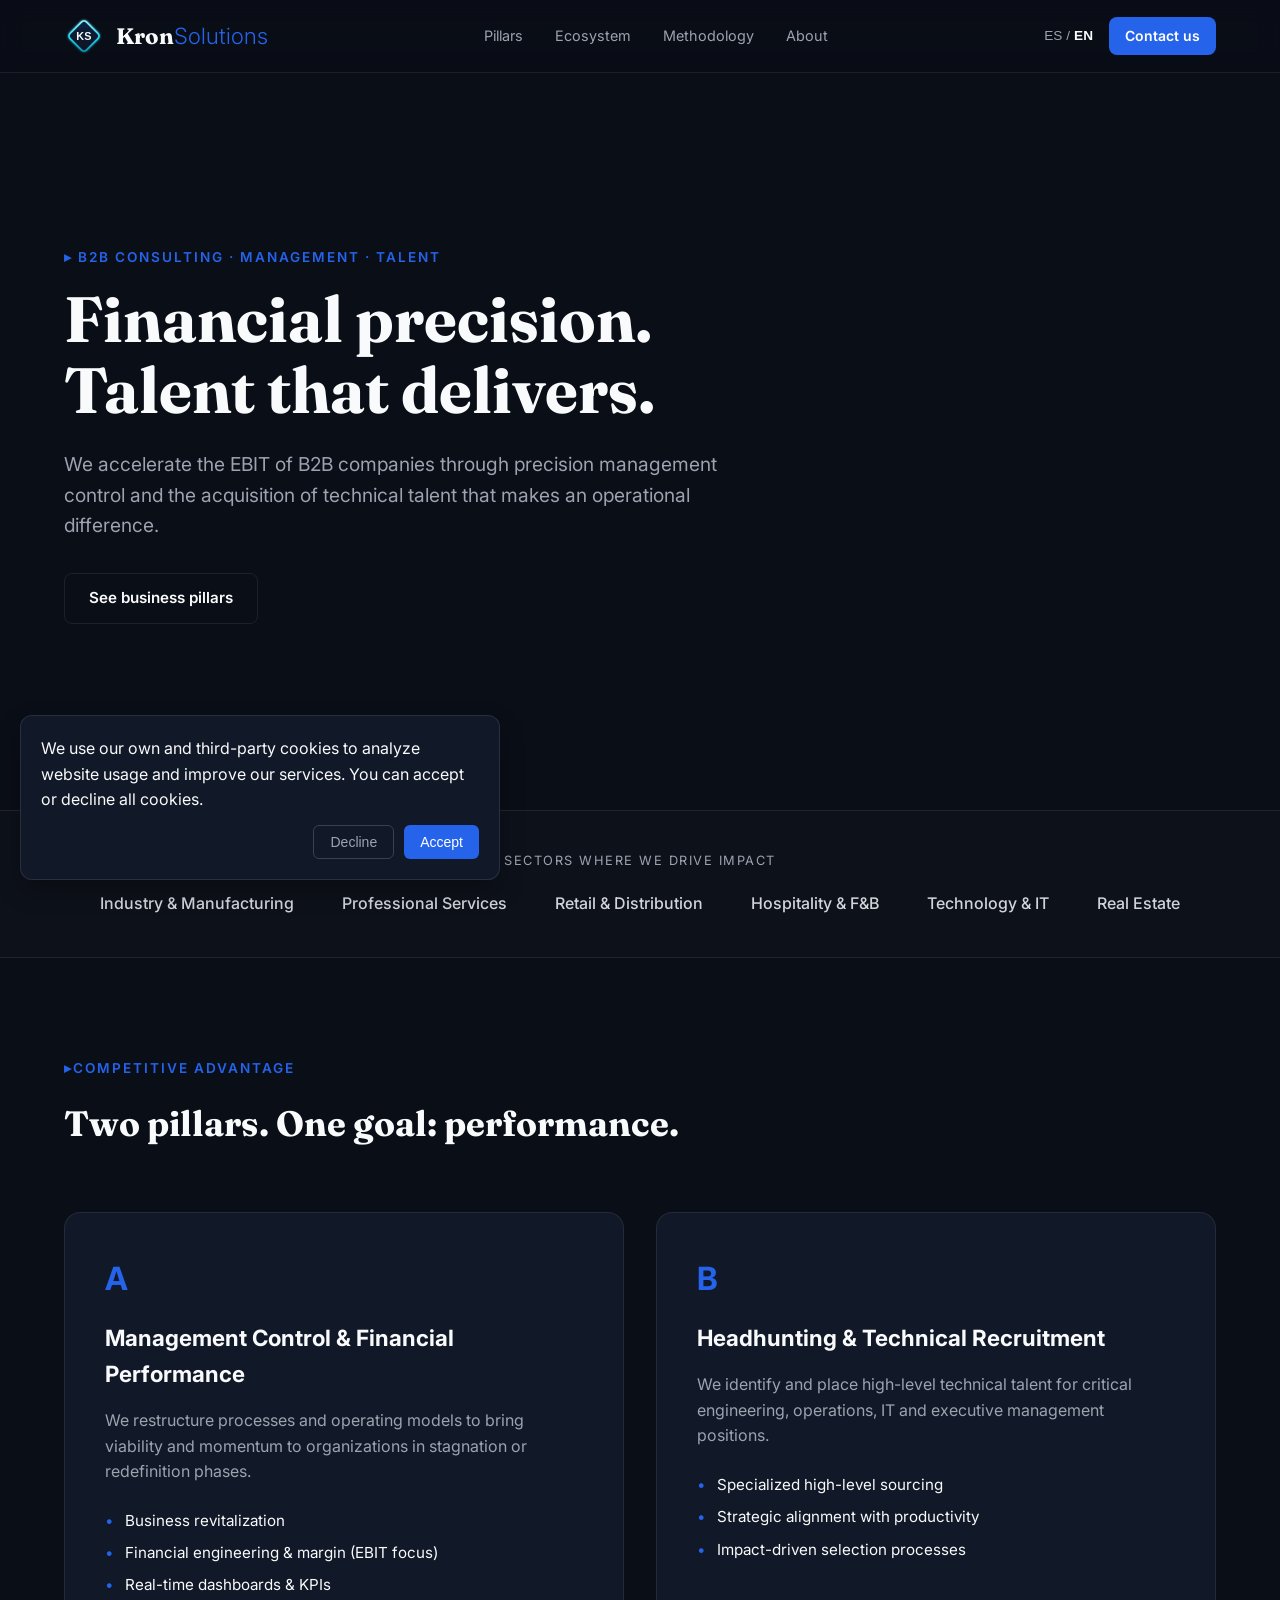
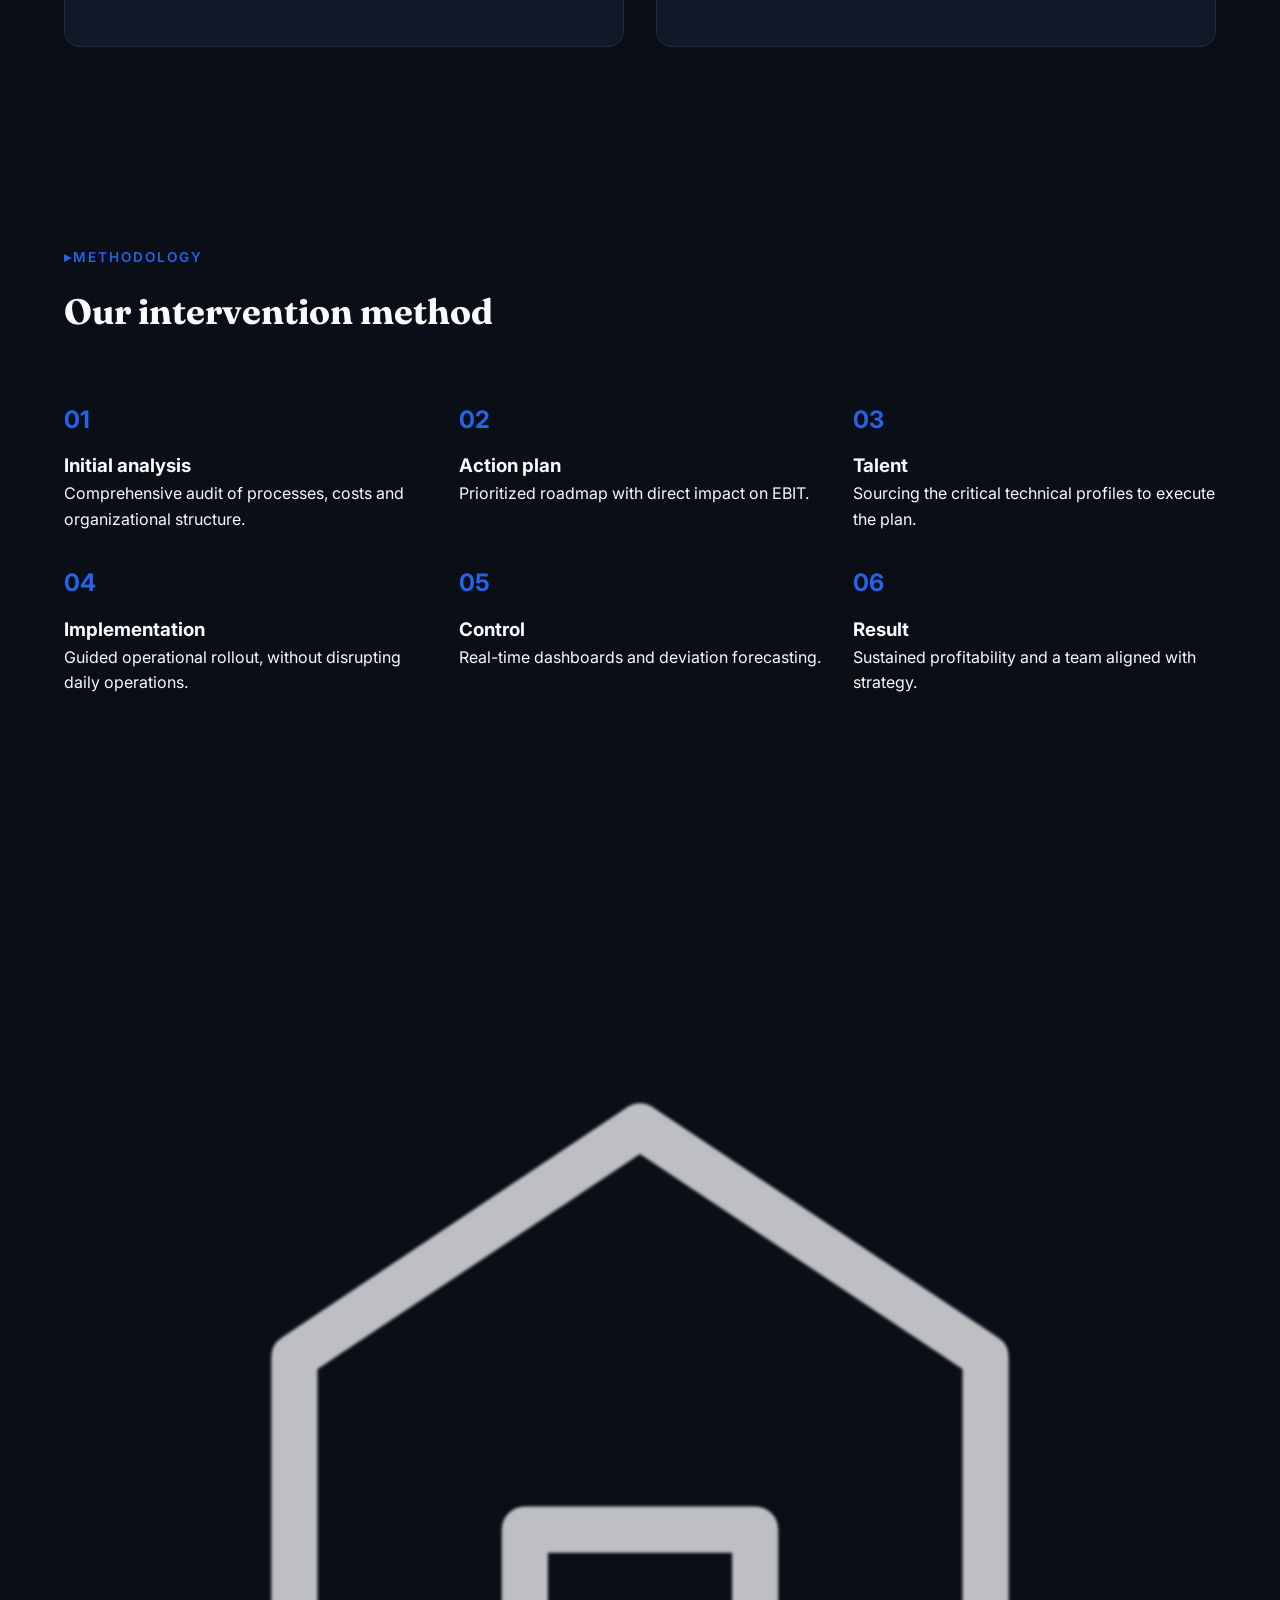
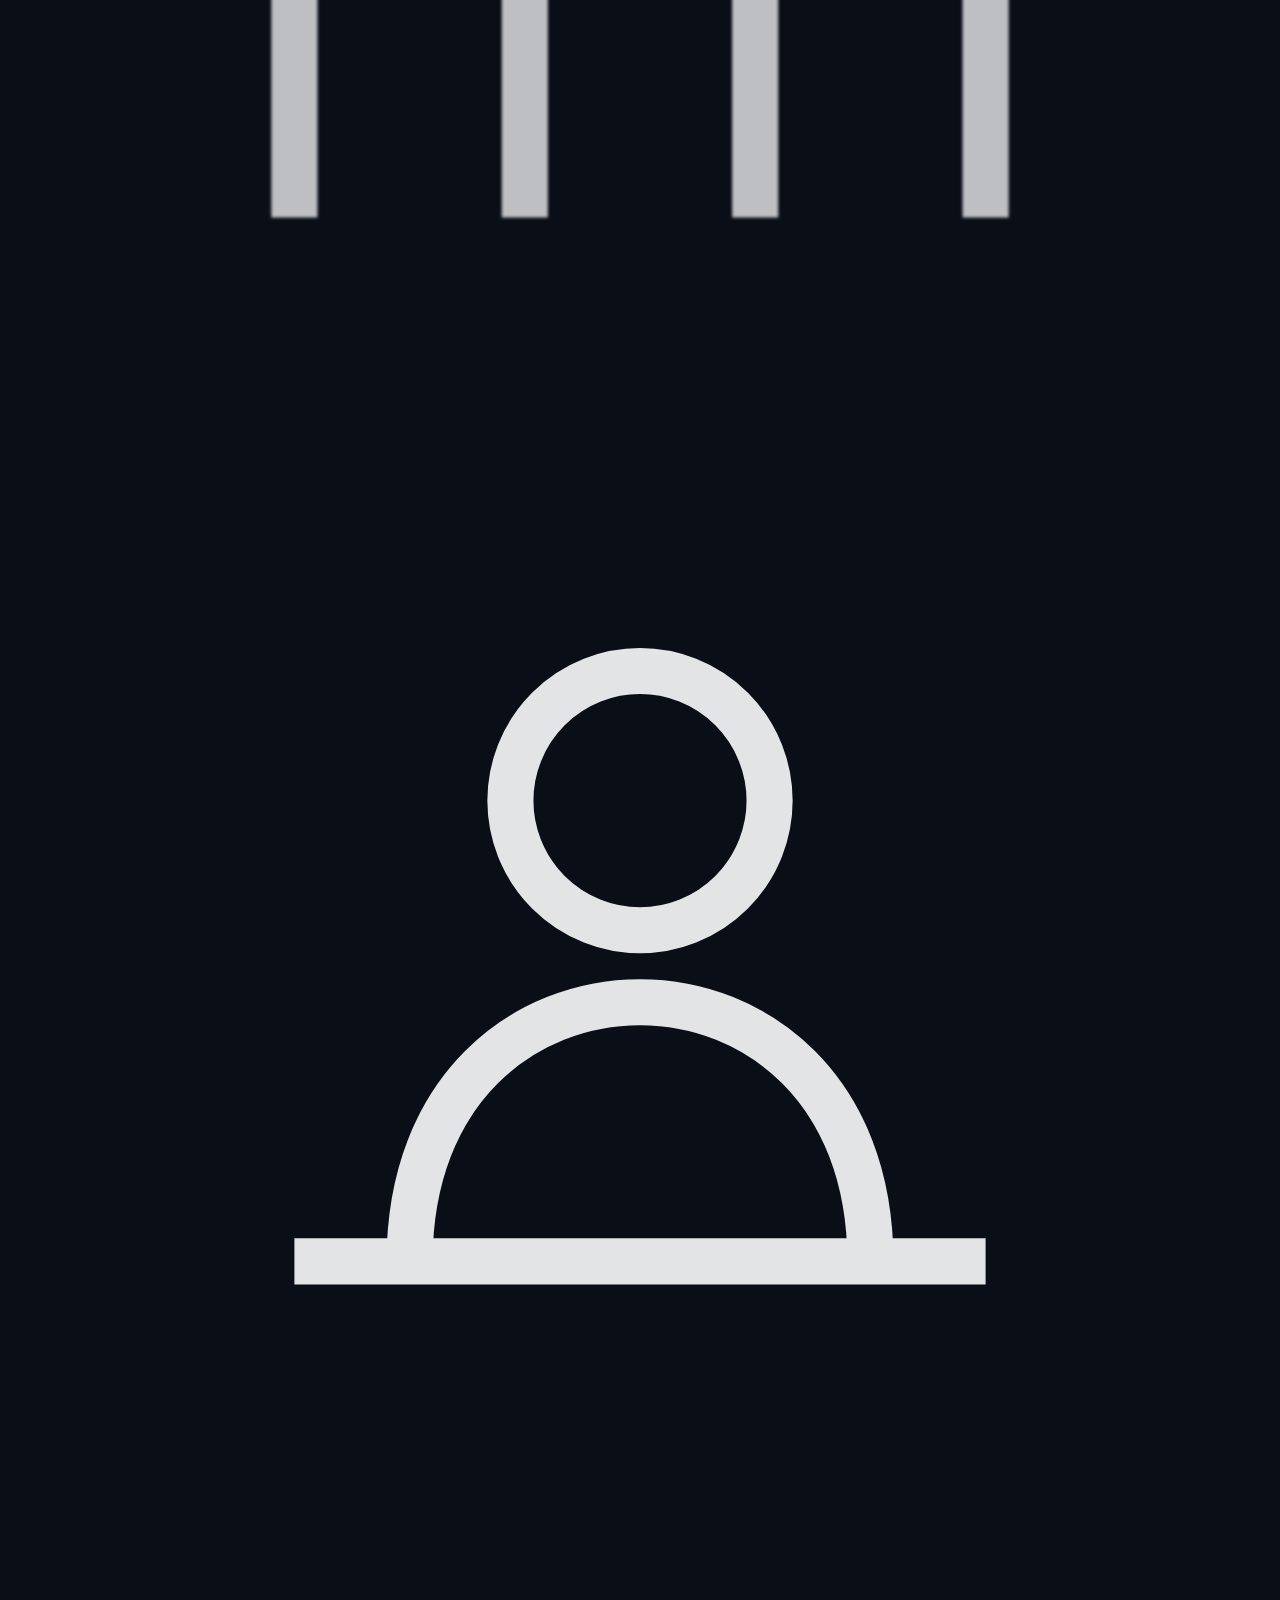
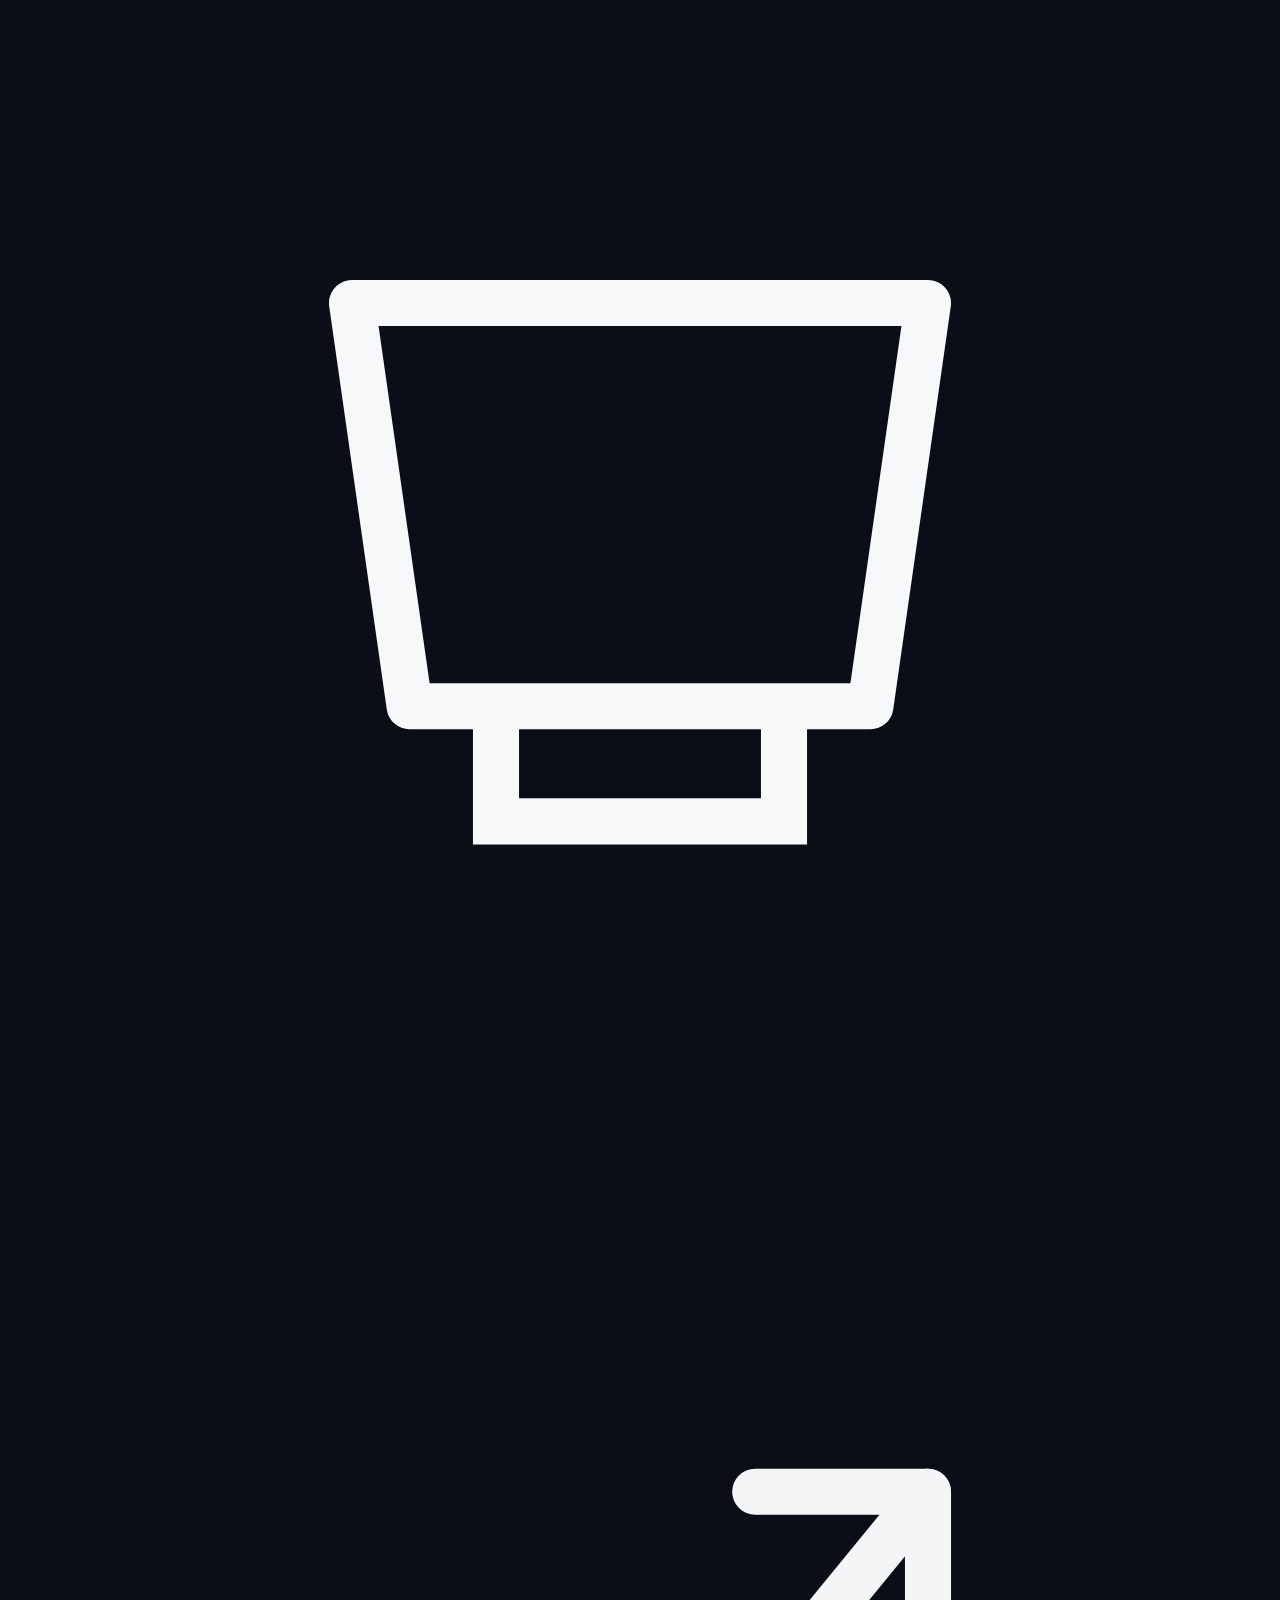
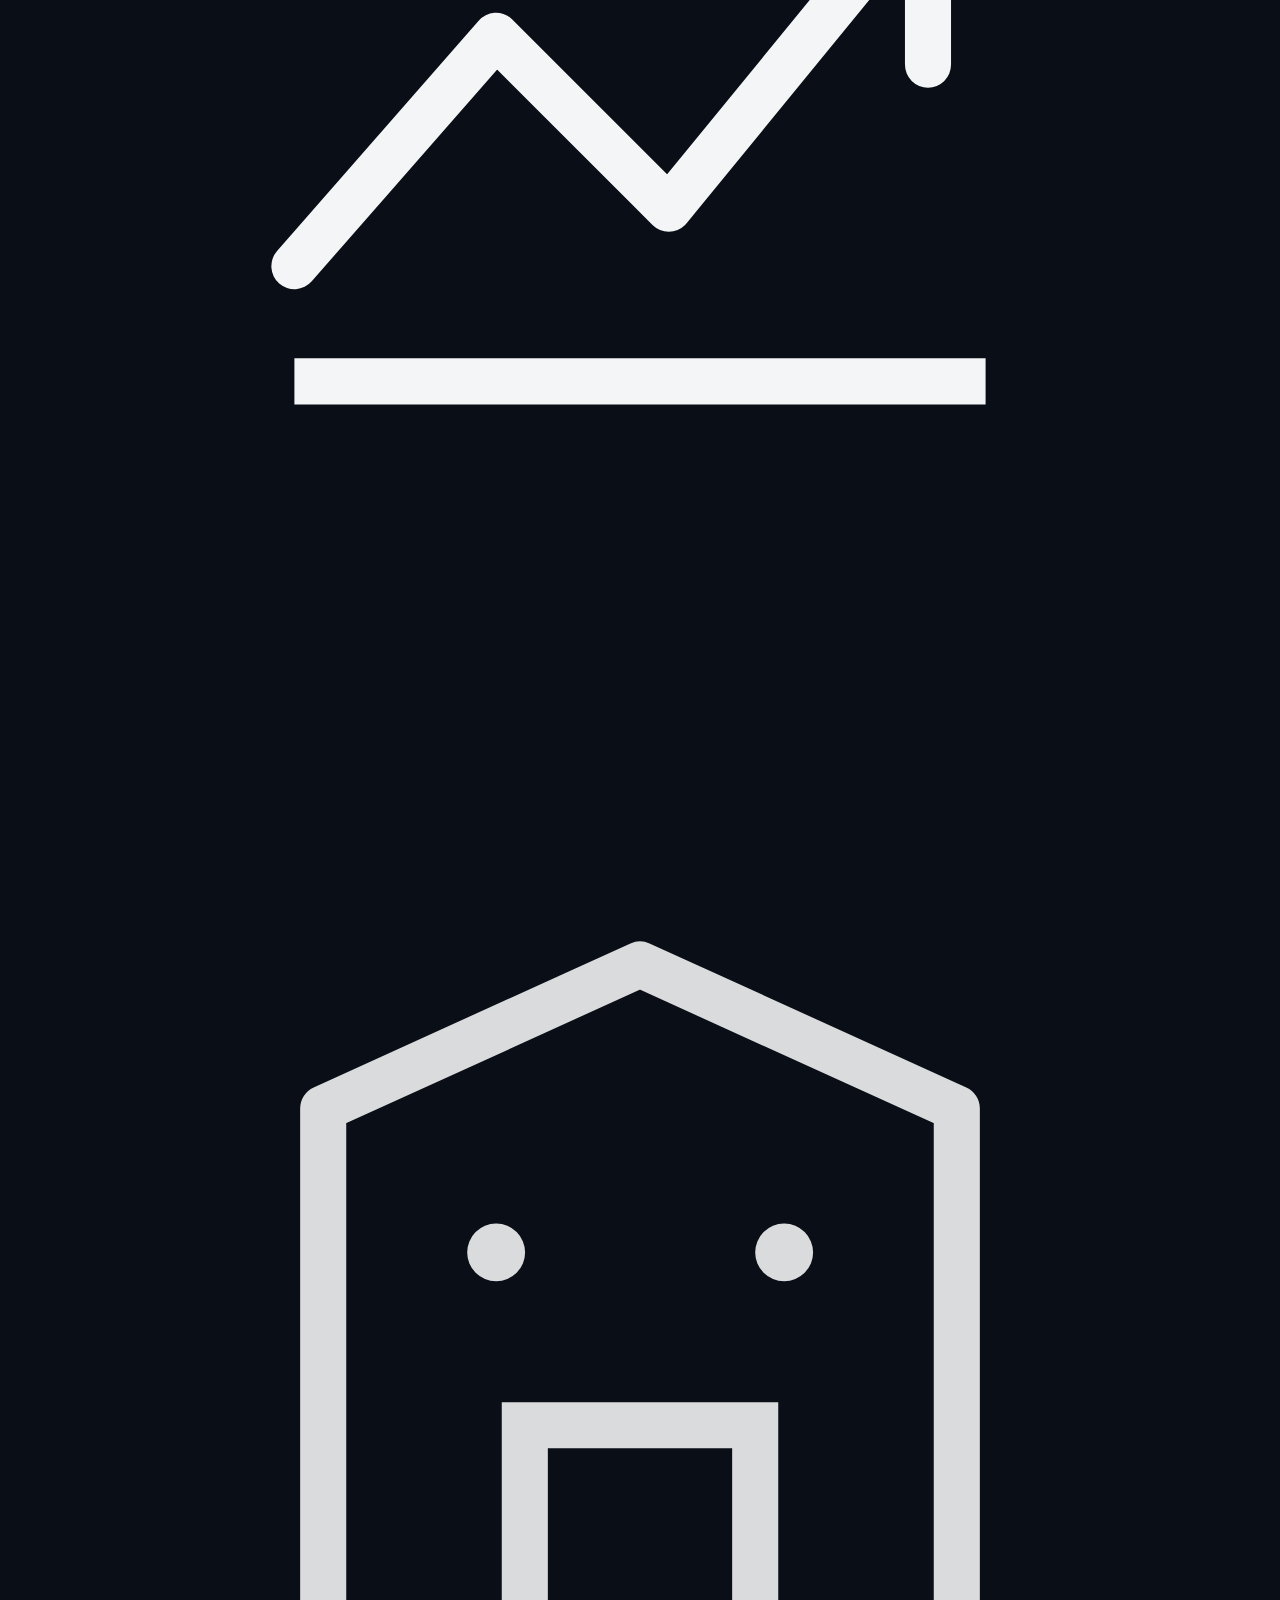
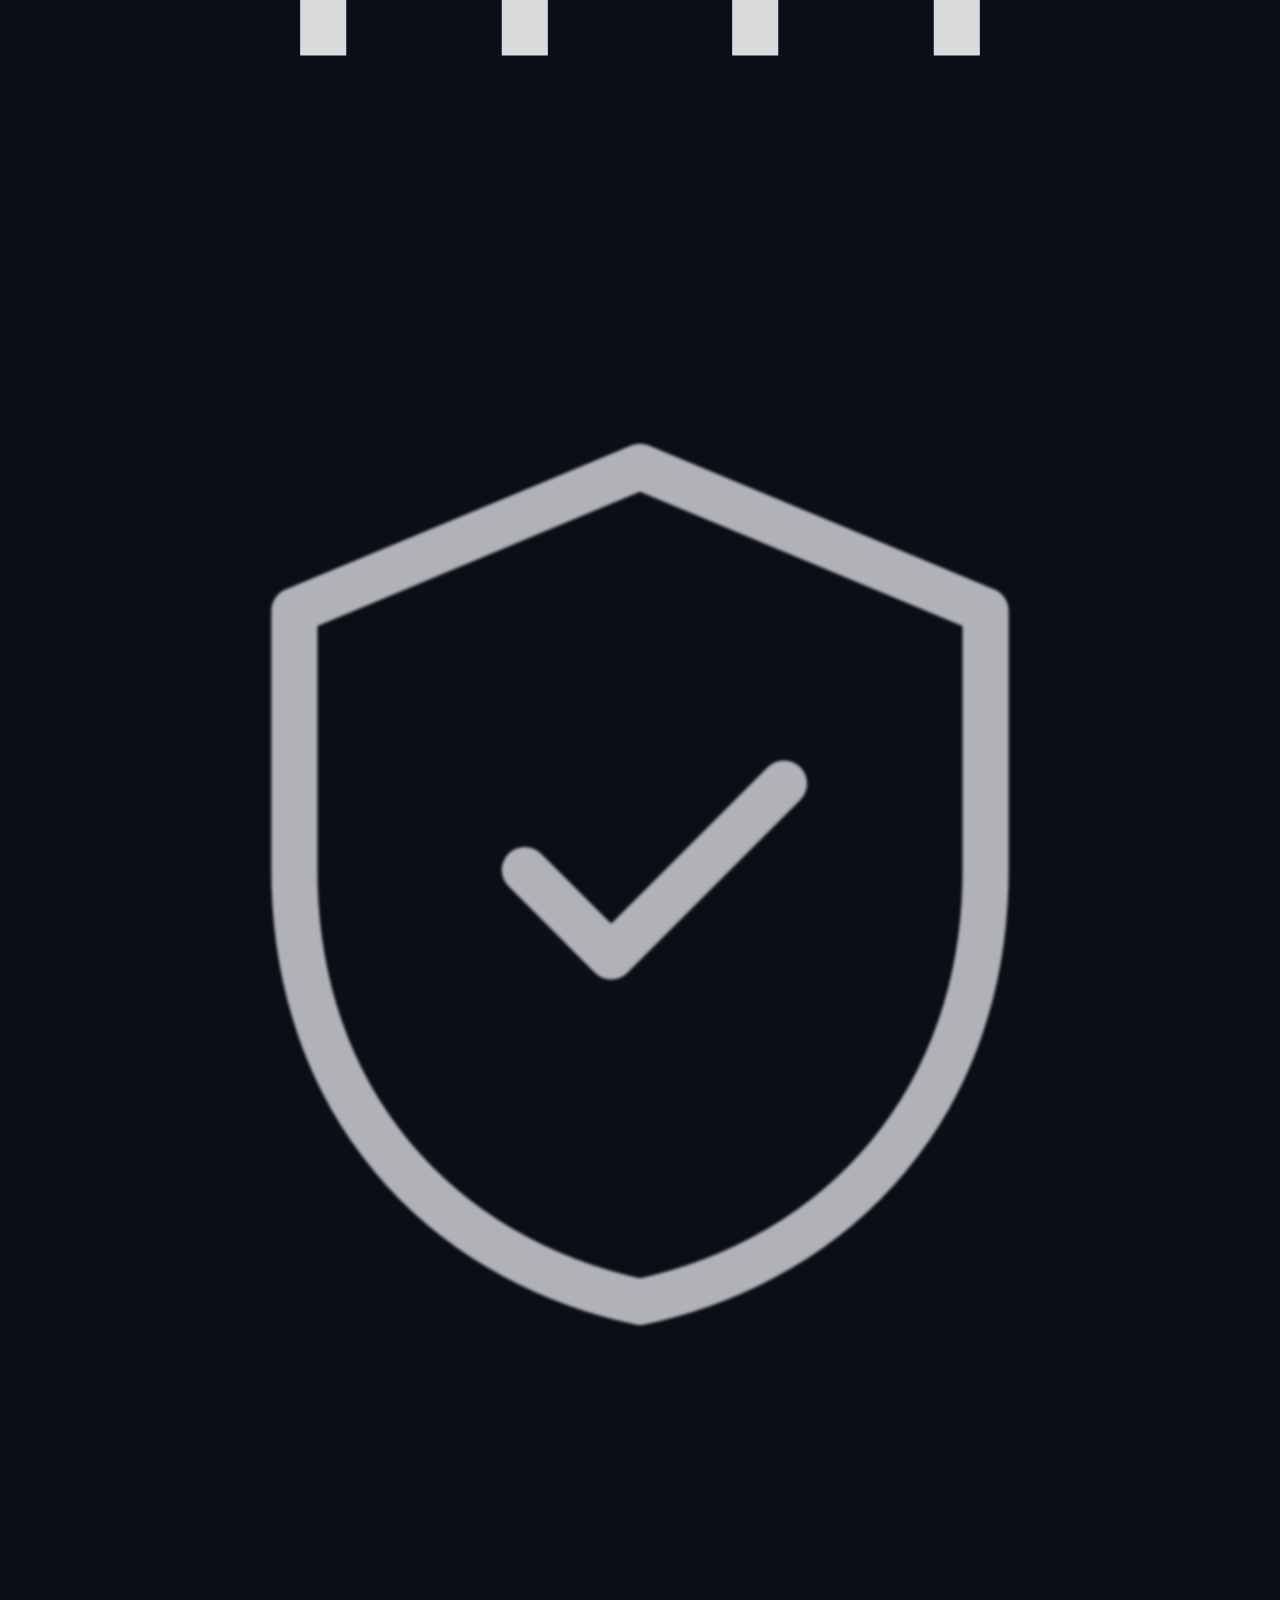
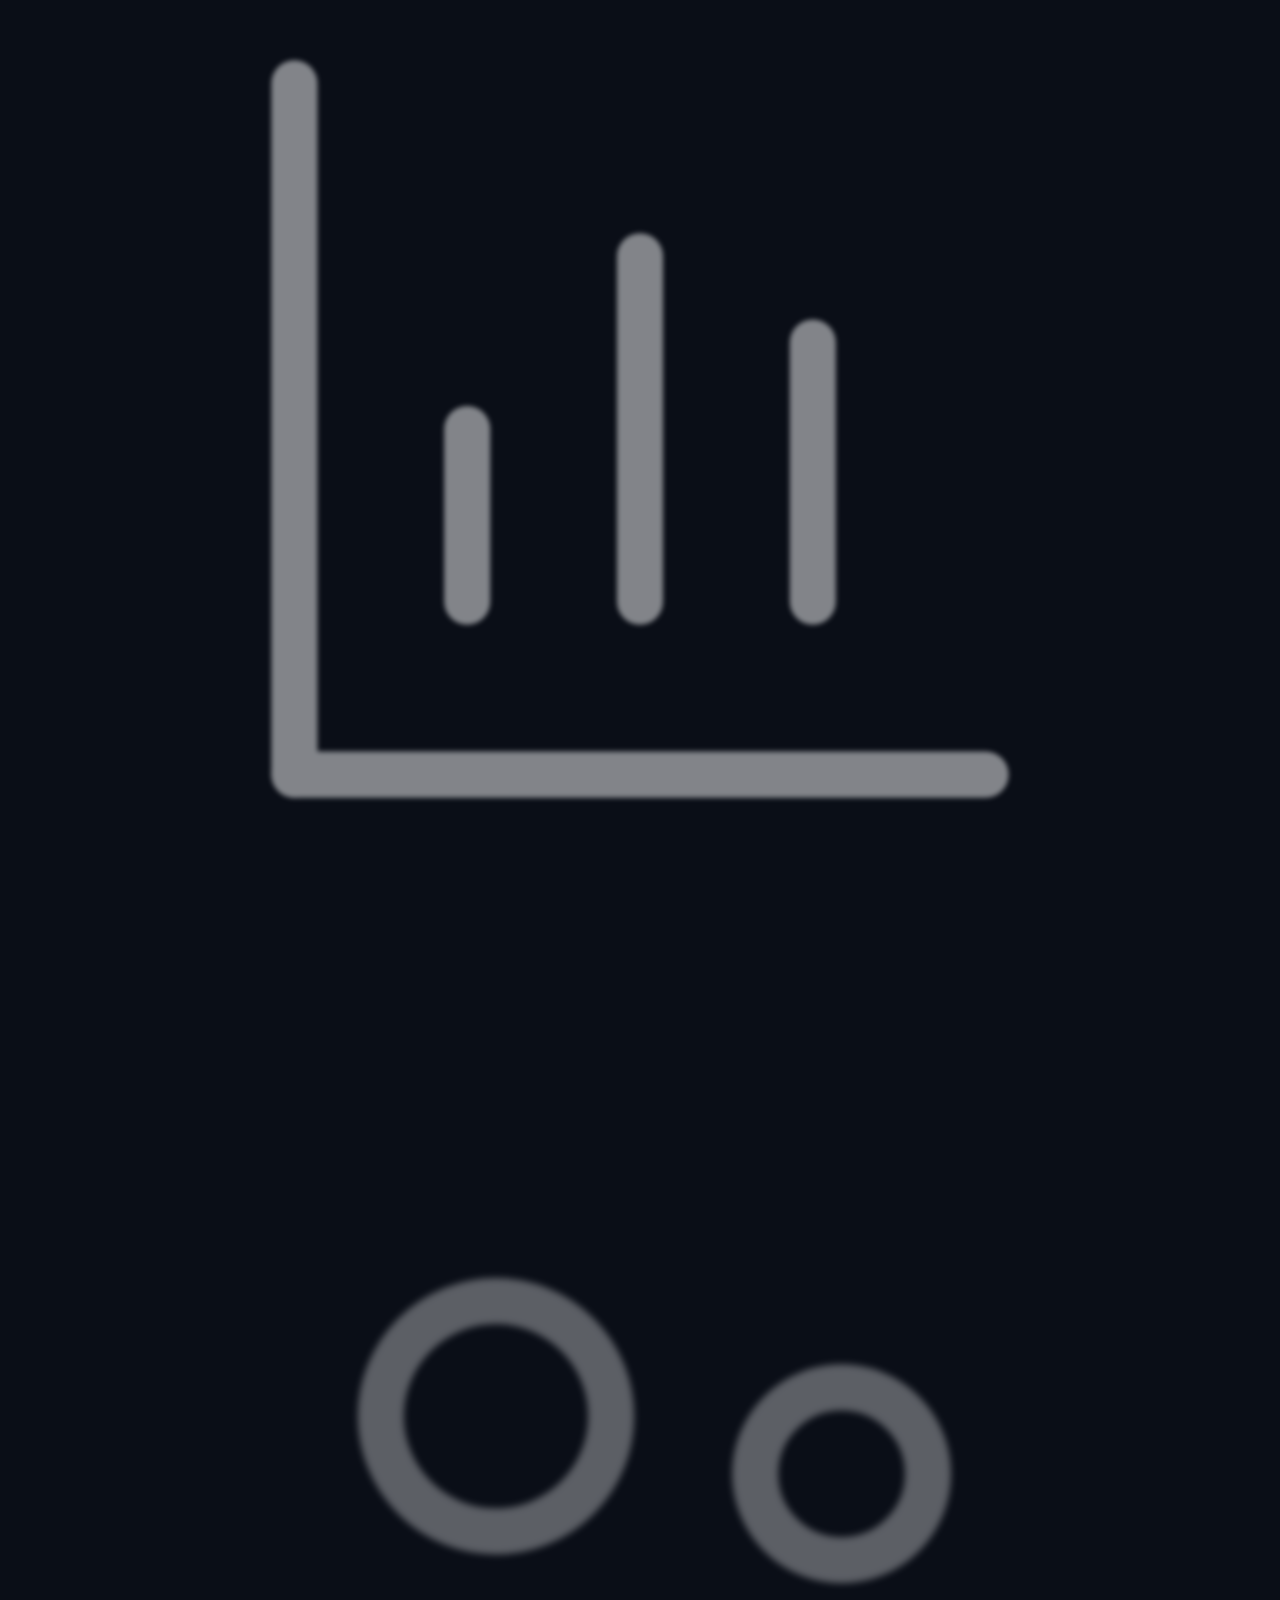
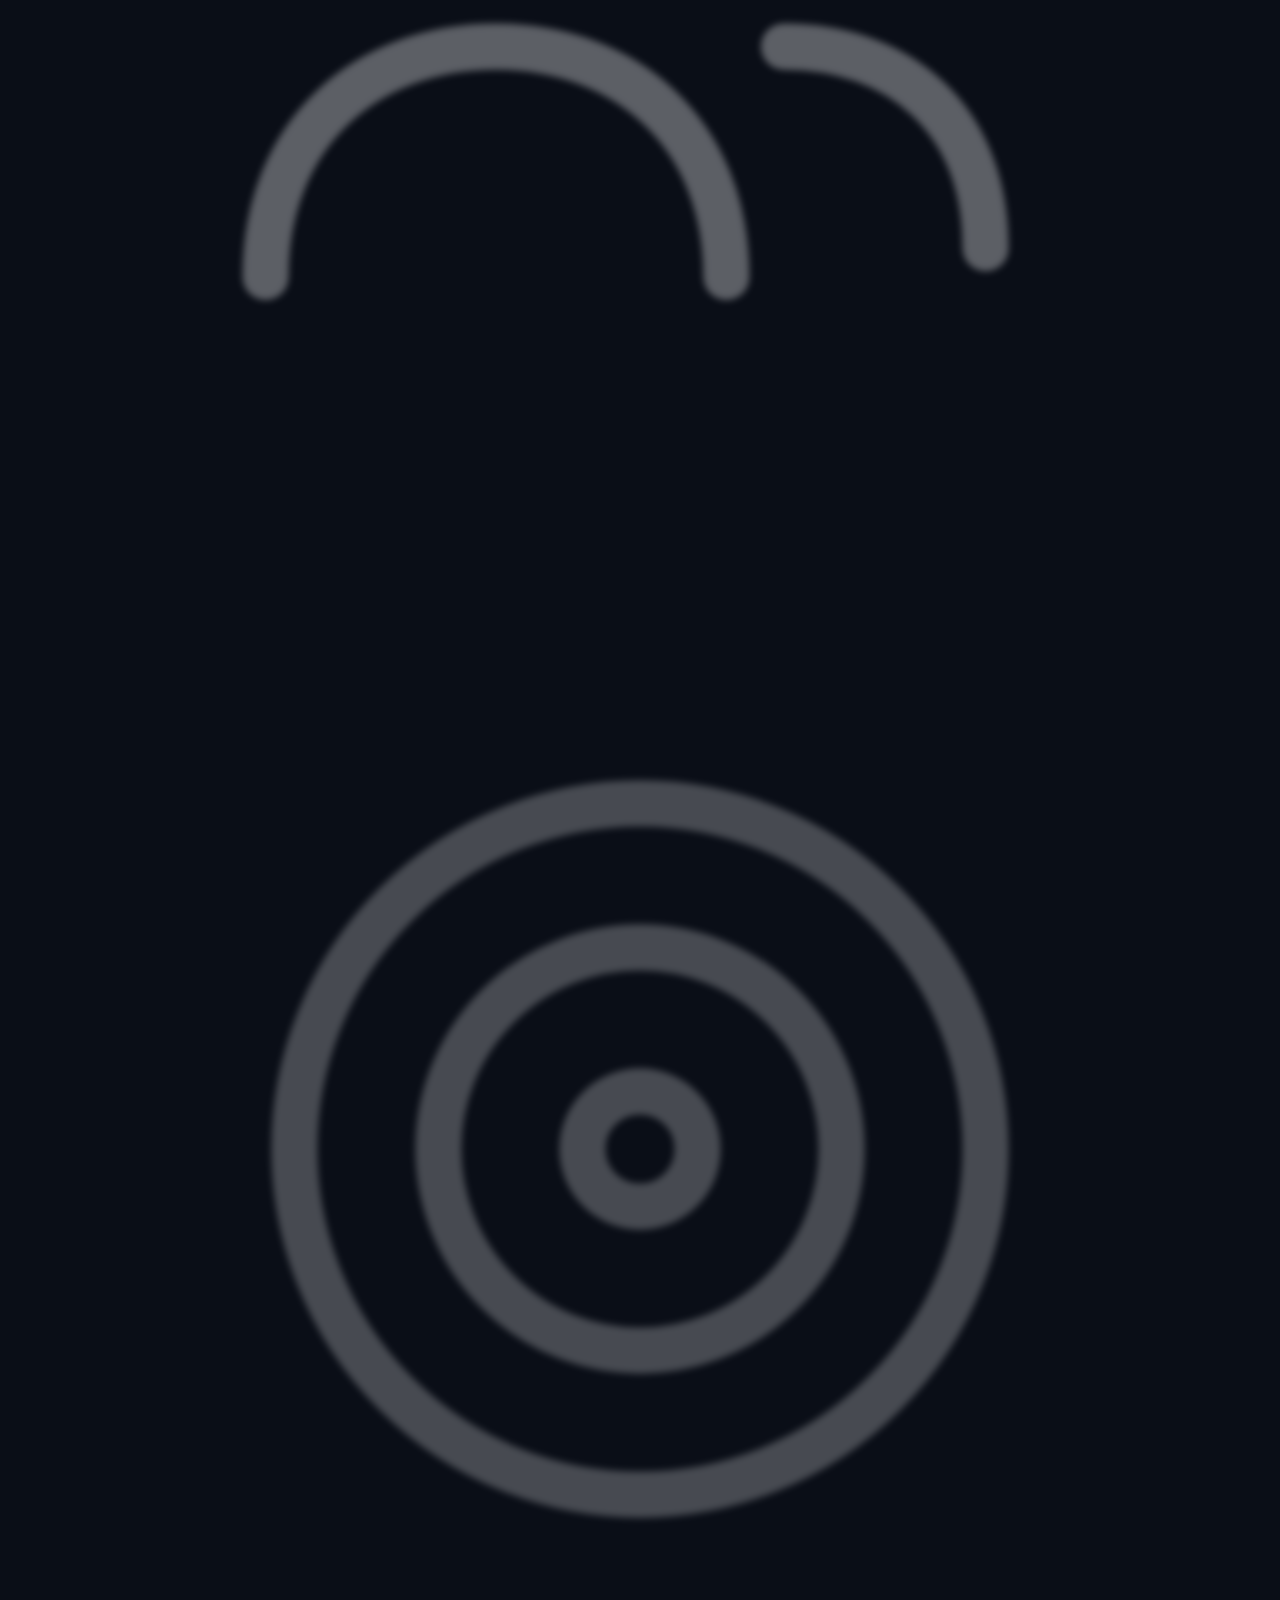
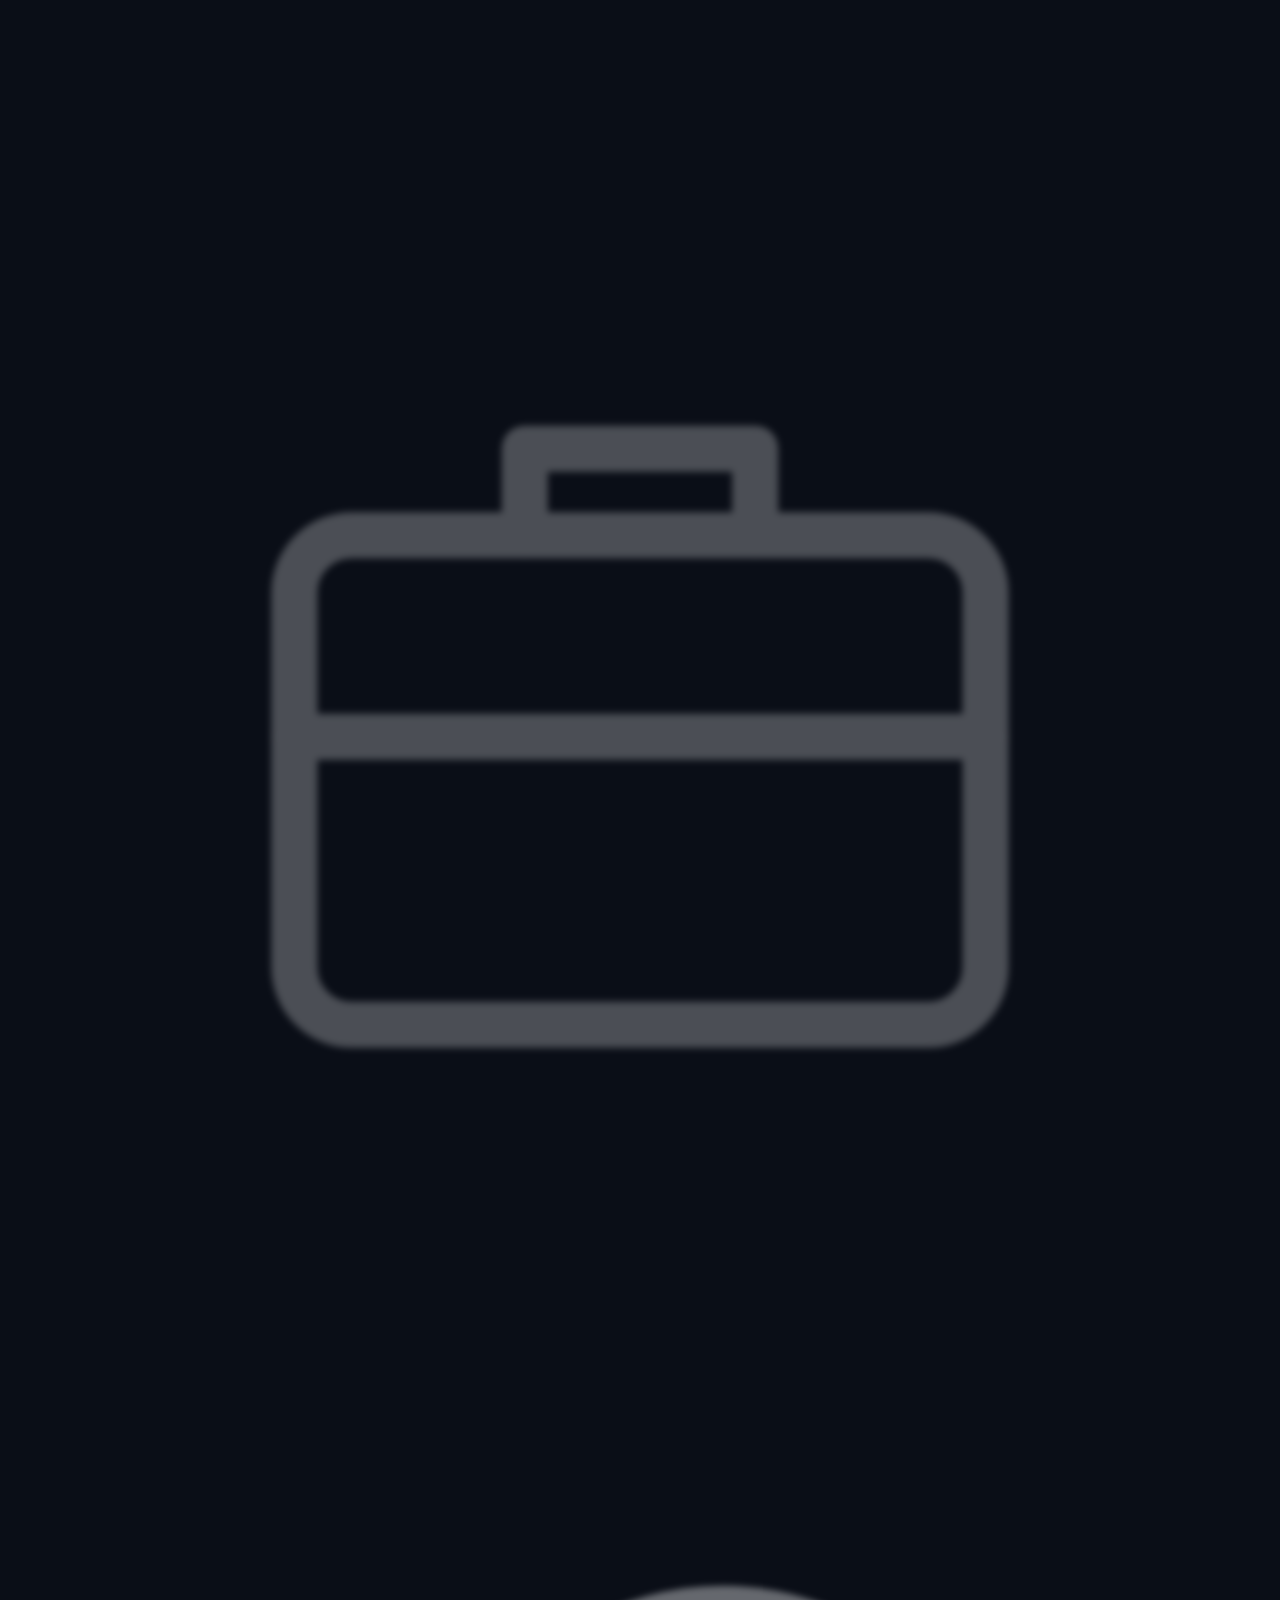
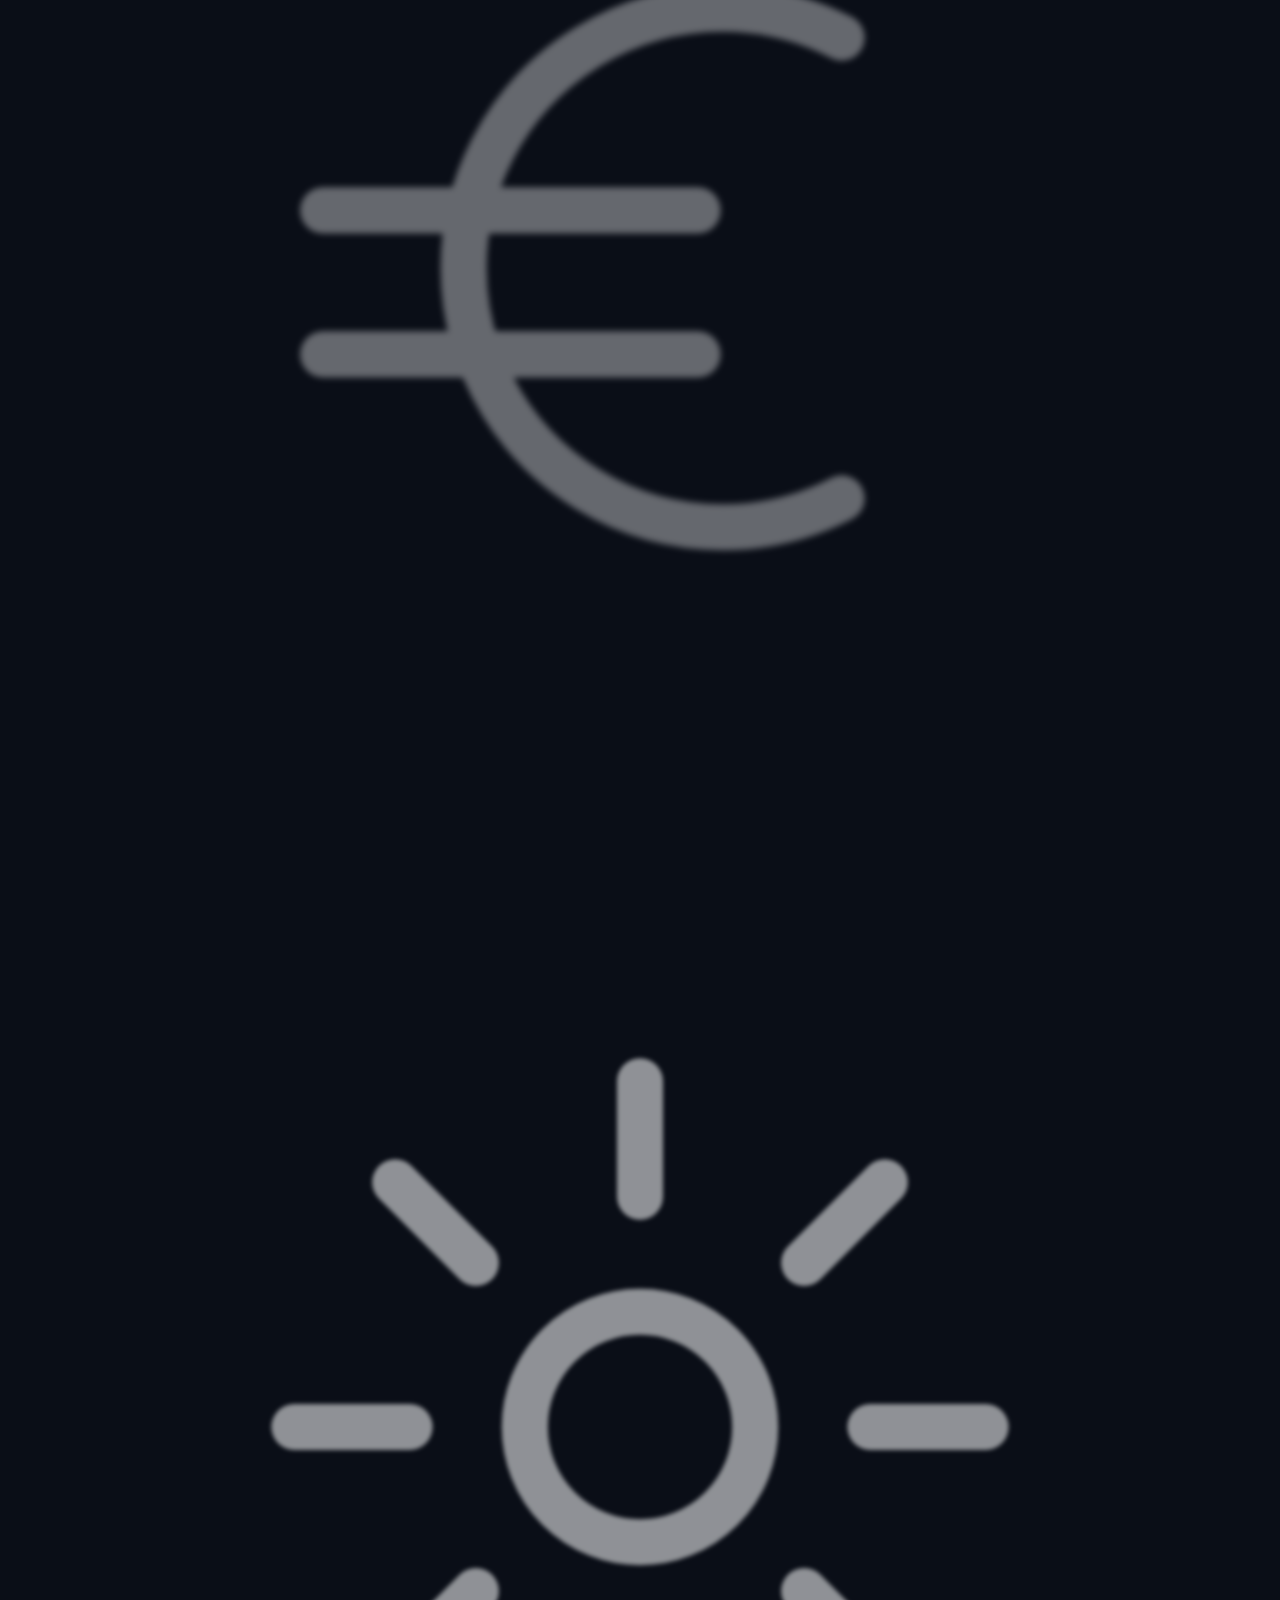
<file: index.html>
<!DOCTYPE html>
<html lang="es">
<head>
  <meta charset="UTF-8">
  <meta name="viewport" content="width=device-width, initial-scale=1.0">
  <title>Kron Solutions — Consultoría de Gestión Operativa y Eficiencia Financiera</title>
  <meta name="description" content="Kron Solutions acelera el EBIT de tu compañía con control de gestión financiera de precisión y captación de talento técnico crítico.">
  <link rel="canonical" href="https://kronsolutions.es/">
  <meta property="og:type" content="website">
  <meta property="og:site_name" content="Kron Solutions">
  <meta property="og:title" content="Kron Solutions — Gestión Operativa y Eficiencia Financiera">
  <meta property="og:description" content="Aceleramos el EBIT de compañías B2B mediante control de gestión de precisión y captación de talento técnico crítico.">
  <meta property="og:url" content="https://kronsolutions.es/">
  <meta property="og:locale" content="es_ES">
  <meta name="twitter:card" content="summary">
  <meta name="twitter:title" content="Kron Solutions — Gestión Operativa y Eficiencia Financiera">
  <meta name="twitter:description" content="Aceleramos el EBIT de compañías B2B mediante control de gestión de precisión y captación de talento técnico crítico.">
  <link rel="icon" href="assets/img/favicon.svg" type="image/svg+xml">
  <link rel="preconnect" href="https://fonts.googleapis.com">
  <link rel="preconnect" href="https://fonts.gstatic.com" crossorigin>
  <link href="https://fonts.googleapis.com/css2?family=Fraunces:opsz,wght@9..144,400;9..144,500;9..144,600;9..144,700&family=Inter:wght@400;500;600;700&display=swap" rel="stylesheet">
  <link rel="stylesheet" href="css/styles.css?v=2.0">
</head>
<body>

  <!-- ============ HEADER ============ -->
  <header class="site-header" id="siteHeader">
    <div class="container header-inner">

      <a href="#top" class="brand" aria-label="Kron Solutions — inicio">
        <span class="logo-mark logo-mark--animated" aria-hidden="true">
          <img src="assets/img/logo-mark.svg" alt="" width="40" height="40">
        </span>
        <span class="brand__text">
          <span class="brand__name">Kron</span><span class="brand__sub">Solutions</span>
        </span>
      </a>

      <nav class="main-nav" id="mainNav" aria-label="Navegación principal">
        <a href="#pilares" data-es="Pil" data-en="Pillars">Pilares</a>
        <a href="#servicios" data-es="Ecosistema" data-en="Ecosystem">Ecosistema</a>
        <a href="#metodologia" data-es="Metodología" data-en="Methodology">Metodología</a>
        <a href="#nosotros" data-es="Nosotros" data-en="About">Nosotros</a>
      </nav>

      <div class="header-actions">
        <button class="lang-toggle" id="langToggle" type="button" aria-label="Cambiar idioma / Switch language">
          <span class="lang-toggle__opt is-active" data-lang="es">ES</span>
          <span class="lang-toggle__sep">/</span>
          <span class="lang-toggle__opt" data-lang="en">EN</span>
        </button>
        <a href="#contacto" class="btn btn--primary btn--sm" data-es="Contacte con nosotros" data-en="Contact us">Contacte con nosotros</a>
        <button class="nav-toggle" id="navToggle" type="button" aria-label="Abrir menú" aria-expanded="false">
          <span></span><span></span><span></span>
        </button>
      </div>

    </div>
  </header>

  <main id="top">

    <!-- ============ HERO ============ -->
    <section class="hero">
      <div class="hero__bg" aria-hidden="true">
        <div class="hero__grid"></div>
        <div class="hero__glow"></div>
        <div class="hero__logo-zone">
          <img class="hero__logo-ghost" src="assets/img/logo-mark.svg" alt="">
        </div>
      </div>
      <div class="container hero__content">
        <p class="eyebrow" data-reveal>
          <span class="eyebrow__arrow">▸</span>
          <span data-es="CONSULTORÍA B2B · GESTIÓN · TALENTO" data-en="B2B CONSULTING · MANAGEMENT · TALENT">CONSULTORÍA B2B · GESTIÓN · TALENTO</span>
        </p>
        <h1 class="hero__title" data-reveal>
          <span data-es="Precisión financiera." data-en="Financial precision.">Precisión financiera.</span>
          <span data-es="Talento que ejecuta." data-en="Talent that delivers.">Talento que ejecuta.</span>
        </h1>
        <p class="hero__subtitle" data-reveal data-es="Aceleramos el EBIT de compañías B2B mediante control de gestión de precisión y la captación de perfiles técnicos que marcan la diferencia operativa." data-en="We accelerate the EBIT of B2B companies through precision management control and the acquisition of technical talent that makes an operational difference.">
          Aceleramos el EBIT de compañías B2B mediante control de gestión de precisión y la captación de perfiles técnicos que marcan la diferencia operativa.
        </p>
        <div class="hero__cta" data-reveal>
          <a href="#pilares" class="btn btn--ghost" data-es="Ver pilares de negocio" data-en="See business pillars">Ver pilares de negocio</a>
        </div>
      </div>
      <div class="hero__scroll" aria-hidden="true"><span></span></div>
    </section>

    <!-- ============ STRIP SECTORES ============ -->
    <section class="strip">
      <div class="container">
        <p class="strip__label" data-es="Sectores donde generamos impacto" data-en="Sectors where we drive impact">Sectores donde generamos impacto</p>
        <ul class="strip__list">
          <li data-es="Industria &amp; Manufactura" data-en="Industry &amp; Manufacturing">Industria &amp; Manufactura</li>
          <li data-es="Servicios Profesionales" data-en="Professional Services">Servicios Profesionales</li>
          <li data-es="Retail &amp; Distribución" data-en="Retail &amp; Distribution">Retail &amp; Distribution</li>
          <li data-es="Hostelería &amp; F&amp;B" data-en="Hospitality &amp; F&amp;B">Hostelería &amp; F&amp;B</li>
          <li data-es="Tecnología &amp; IT" data-en="Technology &amp; IT">Tecnología &amp; IT</li>
          <li data-es="Real Estate" data-en="Real Estate">Real Estate</li>
        </ul>
      </div>
    </section>

    <!-- ============ PILARES CORE ============ -->
    <section class="pillars" id="pilares">
      <div class="container">
        <div class="section-head">
          <p class="eyebrow"><span class="eyebrow__arrow">▸</span><span data-es="VENTAJA COMPETITIVA" data-en="COMPETITIVE ADVANTAGE">VENTAJA COMPETITIVA</span></p>
          <h2 data-es="Dos pilares. Un único objetivo: rendimiento." data-en="Two pillars. One goal: performance.">Dos pilares. Un único objetivo: rendimiento.</h2>
        </div>

        <div class="pillars__grid">
          <article class="pillar-card" data-reveal>
            <span class="pillar-card__index">A</span>
            <h3 data-es="Control de Gestión &amp; Performance Financiera" data-en="Management Control &amp; Financial Performance">Control de Gestión &amp; Performance Financiera</h3>
            <p data-es="Reestructuramos procesos y modelos operativos para dotar de viabilidad y dinamismo a organizaciones en fases de estancamiento o redefinición." data-en="We restructure processes and operating models to bring viability and momentum to organizations in stagnation or redefinition phases.">
              Reestructuramos procesos y modelos operativos para dotar de viabilidad y dinamismo a organizaciones en fases de estancamiento o redefinición.
            </p>
            <ul class="pillar-card__list">
              <li data-es="Revitalización empresarial" data-en="Business revitalization">Revitalización empresarial</li>
              <li data-es="Ingeniería financiera y margen (foco en EBIT)" data-en="Financial engineering &amp; margin (EBIT focus)">Ingeniería financiera y margen (foco en EBIT)</li>
              <li data-es="Cuadros de mando y KPIs en tiempo real" data-en="Real-time dashboards &amp; KPIs">Cuadros de mando y KPIs en tiempo real</li>
            </ul>
          </article>

          <article class="pillar-card" data-reveal>
            <span class="pillar-card__index">B</span>
            <h3 data-es="Headhunting &amp; Reclutamiento de Perfiles Técnicos" data-en="Headhunting &amp; Technical Recruitment">Headhunting &amp; Reclutamiento de Perfiles Técnicos</h3>
            <p data-es="Identificamos e incorporamos talento técnico de alto nivel para posiciones críticas de ingeniería, operaciones, IT y gestión ejecutiva." data-en="We identify and place high-level technical talent for critical engineering, operations, IT and executive management positions.">
              Identificamos e incorporamos talento técnico de alto nivel para posiciones críticas de ingeniería, operaciones, IT y gestión ejecutiva.
            </p>
            <ul class="pillar-card__list">
              <li data-es="Captación especializada de alto nivel" data-en="Specialized high-level sourcing">Captación especializada de alto nivel</li>
              <li data-es="Alineación estratégica con productividad" data-en="Strategic alignment with productivity">Alineación estratégica con productividad</li>
              <li data-es="Procesos de selección orientados a impacto" data-en="Impact-driven selection processes">Procesos de selección orientados a impacto</li>
            </ul>
          </article>
        </div>
      </div>
    </section>

    <!-- ============ METODOLOGÍA ============ -->
    <section class="method" id="metodologia">
      <div class="container">
        <div class="section-head">
          <p class="eyebrow"><span class="eyebrow__arrow">▸</span><span data-es="METODOLOGÍA" data-en="METHODOLOGY">METODOLOGÍA</span></p>
          <h2 data-es="Nuestro método de intervención" data-en="Our intervention method">Nuestro método de intervención</h2>
        </div>

        <ol class="method__timeline">
          <li data-reveal>
            <span class="method__num">01</span>
            <h3 data-es="Análisis inicial" data-en="Initial analysis">Análisis inicial</h3>
            <p data-es="Auditoría integral de procesos, costes y estructura organizativa." data-en="Comprehensive audit of processes, costs and organizational structure.">Auditoría integral de procesos, costes y estructura organizativa.</p>
          </li>
          <li data-reveal>
            <span class="method__num">02</span>
            <h3 data-es="Plan de acción" data-en="Action plan">Plan de acción</h3>
            <p data-es="Hoja de ruta priorizada con impacto directo sobre el EBIT." data-en="Prioritized roadmap with direct impact on EBIT.">Hoja de ruta priorizada con impacto directo sobre el EBIT.</p>
          </li>
          <li data-reveal>
            <span class="method__num">03</span>
            <h3 data-es="Talento" data-en="Talent">Talento</h3>
            <p data-es="Captación de los perfiles técnicos críticos para ejecutar el plan." data-en="Sourcing the critical technical profiles to execute the plan.">Captación de los perfiles técnicos críticos para ejecutar el plan.</p>
          </li>
          <li data-reveal>
            <span class="method__num">04</span>
            <h3 data-es="Implementación" data-en="Implementation">Implementación</h3>
            <p data-es="Despliegue operativo acompañado, sin frenar el día a día." data-en="Guided operational rollout, without disrupting daily operations.">Despliegue operativo acompañado, sin frenar el día a día.</p>
          </li>
          <li data-reveal>
            <span class="method__num">05</span>
            <h3 data-es="Control" data-en="Control">Control</h3>
            <p data-es="Cuadros de mando en tiempo real y previsión de desviaciones." data-en="Real-time dashboards and deviation forecasting.">Cuadros de mando en tiempo real y previsión de desviaciones.</p>
          </li>
          <li data-reveal>
            <span class="method__num">06</span>
            <h3 data-es="Resultado" data-en="Result">Resultado</h3>
            <p data-es="Rentabilidad sostenida y equipo alineado con la estrategia." data-en="Sustained profitability and a team aligned with strategy.">Rentabilidad sostenida y equipo alineado con la estrategia.</p>
          </li>
        </ol>
      </div>
    </section>

    <!-- ============ ECOSISTEMA DE SERVICIOS ============ -->
    <section class="services" id="servicios">
      <div class="container">
        <div class="services__stage">
          <div class="services__orbit" aria-hidden="true"></div>
          <div class="section-head section-head--center">
            <p class="eyebrow"><span class="eyebrow__arrow">▸</span><span data-es="COBERTURA 360°" data-en="360° COVERAGE">COBERTURA 360°</span></p>
            <h2 data-es="Un ecosistema completo alrededor de tu negocio" data-en="A complete ecosystem around your business">Un ecosistema completo alrededor de tu negocio</h2>
            <p class="section-head__desc" data-es="Seis líneas de servicio complementarias que refuerzan el núcleo financiero y de talento." data-en="Six complementary service lines that reinforce the financial and talent core.">Seis líneas de servicio complementarias que refuerzan el núcleo financiero y de talento.</p>
          </div>
        </div>

        <div class="services__grid">
          <article class="service-card" data-reveal>
            <svg class="service-card__icon" viewBox="0 0 40 40" fill="none" aria-hidden="true"><path d="M8 32V16l12-8 12 8v16" stroke="currentColor" stroke-width="1.6" stroke-linejoin="round"/><path d="M16 32V22h8v10" stroke="currentColor" stroke-width="1.6" stroke-linejoin="round"/></svg>
            <h3 data-es="Facility Management" data-en="Facility Management">Facility Management</h3>
            <p data-es="Optimización de costes operativos de infraestructuras, mantenimiento y servicios generales." data-en="Cost optimization of infrastructure, maintenance and general services.">Optimización de costes operativos de infraestructuras, mantenimiento y servicios generales.</p>
          </article>

          <article class="service-card" data-reveal>
            <svg class="service-card__icon" viewBox="0 0 40 40" fill="none" aria-hidden="true"><path d="M12 28c0-6 4-9 8-9s8 3 8 9" stroke="currentColor" stroke-width="1.6"/><circle cx="20" cy="12" r="4.5" stroke="currentColor" stroke-width="1.6"/><path d="M8 28h24" stroke="currentColor" stroke-width="1.6"/></svg>
            <h3 data-es="Sport &amp; Health Corporate" data-en="Sport &amp; Health Corporate">Sport &amp; Health Corporate</h3>
            <p data-es="Programas corporativos de rendimiento, salud laboral y bienestar para organizaciones." data-en="Corporate performance, occupational health and wellbeing programs.">Programas corporativos de rendimiento, salud laboral y bienestar para organizaciones.</p>
          </article>

          <article class="service-card" data-reveal>
            <svg class="service-card__icon" viewBox="0 0 40 40" fill="none" aria-hidden="true"><path d="M10 10h20l-2 14H12L10 10Z" stroke="currentColor" stroke-width="1.6" stroke-linejoin="round"/><path d="M15 24v4h10v-4" stroke="currentColor" stroke-width="1.6"/></svg>
            <h3 data-es="F&amp;B Consultoría" data-en="F&amp;B Consulting">F&amp;B Consultoría</h3>
            <p data-es="Asesoría operativa y de margen para el sector de restauración y alimentación." data-en="Operational and margin advisory for the food &amp; beverage sector.">Asesoría operativa y de margen para el sector de restauración y alimentación.</p>
          </article>

          <article class="service-card" data-reveal>
            <svg class="service-card__icon" viewBox="0 0 40 40" fill="none" aria-hidden="true"><path d="M8 24l7-8 6 6 9-11" stroke="currentColor" stroke-width="1.6" stroke-linecap="round" stroke-linejoin="round"/><path d="M24 11h6v6" stroke="currentColor" stroke-width="1.6" stroke-linecap="round" stroke-linejoin="round"/><path d="M8 28h24" stroke="currentColor" stroke-width="1.6"/></svg>
            <h3 data-es="Marketing &amp; Estrategia" data-en="Marketing &amp; Strategy">Marketing &amp; Estrategia</h3>
            <p data-es="Posicionamiento de marca B2B y captación de clientes de alto valor." data-en="B2B brand positioning and high-value client acquisition.">Posicionamiento de marca B2B y captación de clientes de alto valor.</p>
          </article>

          <article class="service-card" data-reveal>
            <svg class="service-card__icon" viewBox="0 0 40 40" fill="none" aria-hidden="true"><path d="M9 32V13l11-5 11 5v19" stroke="currentColor" stroke-width="1.6" stroke-linejoin="round"/><path d="M16 32v-8h8v8" stroke="currentColor" stroke-width="1.6"/><path d="M15 18h.01M25 18h.01" stroke="currentColor" stroke-width="2" stroke-linecap="round"/></svg>
            <h3 data-es="Real Estate &amp; Legal" data-en="Real Estate &amp; Legal">Real Estate &amp; Legal</h3>
            <p data-es="Asesoramiento corporativo en activos inmobiliarios, patrimoniales y marco normativo." data-en="Corporate advisory on real estate, patrimonial assets and regulatory framework.">Asesoramiento corporativo en activos inmobiliarios, patrimoniales y marco normativo.</p>
          </article>

          <article class="service-card" data-reveal>
            <svg class="service-card__icon" viewBox="0 0 40 40" fill="none" aria-hidden="true"><path d="M20 6l12 5v9c0 8-5 13.5-12 15-7-1.5-12-7-12-15v-9l12-5Z" stroke="currentColor" stroke-width="1.6" stroke-linejoin="round"/><path d="M16 20l3 3 6-6" stroke="currentColor" stroke-width="1.6" stroke-linecap="round" stroke-linejoin="round"/></svg>
            <h3 data-es="Seguridad Corporativa" data-en="Corporate Security">Seguridad Corporativa</h3>
            <p data-es="Gestión de riesgos, auditoría de seguridad física y continuidad de negocio." data-en="Risk management, physical security audits and business continuity.">Gestión de riesgos, auditoría de seguridad física y continuidad de negocio.</p>
          </article>
        </div>
      </div>
    </section>

    <!-- ============ NOSOTROS / STATS ============ -->
    <section class="about" id="nosotros">
      <div class="container about__inner">
        <div class="about__text" data-reveal>
          <p class="eyebrow"><span class="eyebrow__arrow">▸</span><span data-es="POR QUÉ KRON SOLUTIONS" data-en="WHY KRON SOLUTIONS">POR QUÉ KRON SOLUTIONS</span></p>
          <h2 data-es="Precisión, gestión del tiempo operacional y sincronización estratégica." data-en="Precision, operational time management and strategic synchronization.">Precisión, gestión del tiempo operacional y sincronización estratégica.</h2>
          <p data-es="El nombre Kron evoca a Cronos, el control del tiempo y la sincronización de las áreas clave de una compañía. Trabajamos codo a codo con dirección financiera y RRHH para revitalizar organizaciones y garantizar su rendimiento a largo plazo." data-en="The name Kron evokes Chronos, control of time and the synchronization of a company's key areas. We work hand in hand with finance and HR leadership to revitalize organizations and secure their long-term performance.">
            El nombre Kron evoca a Cronos, el control del tiempo y la sincronización de las áreas clave de una compañía. Trabajamos codo a codo con dirección financiera y RRHH para revitalizar organizaciones y garantizar su rendimiento a largo plazo.
          </p>
        </div>
        <div class="about__stats">
          <div class="stat-card" data-reveal>
            <span class="stat-card__num" data-count="360">0</span><span class="stat-card__suffix">°</span>
            <p data-es="Cobertura de servicios para el cliente corporativo" data-en="Service coverage for corporate clients">Cobertura de servicios para el cliente corporativo</p>
          </div>
          <div class="stat-card" data-reveal>
            <span class="stat-card__num" data-count="2">0</span>
            <p data-es="Pilares core: gestión financiera y talento técnico" data-en="Core pillars: financial management and technical talent">Pilares core: gestión financiera y talento técnico</p>
          </div>
          <div class="stat-card" data-reveal>
            <span class="stat-card__num" data-count="6">0</span>
            <p data-es="Líneas de servicio periféricas complementarias" data-en="Complementary peripheral service lines">Líneas de servicio periféricas complementarias</p>
          </div>
        </div>
      </div>
    </section>

    <!-- ============ CONTACTO ============ -->
    <section class="contact" id="contacto">
      <div class="container contact__inner">
        <div class="contact__intro" data-reveal>
          <p class="eyebrow eyebrow--light"><span class="eyebrow__arrow">▸</span><span data-es="HABLEMOS" data-en="LET'S TALK">HABLEMOS</span></p>
          <h2 data-es="Contacta con nosotros" data-en="Contact us">Contacta con nosotros</h2>
          <p data-es="Cuéntanos sobre tu compañía y te contactaremos para definir el alcance del servicio de interés." data-en="Tell us about your company and we'll reach out to define the scope of the service you need.">Cuéntanos sobre tu compañía y te contactaremos para definir el alcance del servicio de interés.</p>

          <ul class="contact__meta">
            <li>
              <span data-es="Correo" data-en="Email">Correo</span>
              <a href="mailto:kronsolutions.contacto@gmail.com">kronsolutions.contacto@gmail.com</a>
            </li>
            <li>
              <span data-es="Web" data-en="Web">Web</span>
              <a href="https://kronsolutions.es">kronsolutions.es</a>
            </li>
          </ul>
        </div>

        <form class="contact__form" id="leadForm" name="lead" method="POST" data-netlify="true" netlify-honeypot="bot-field" novalidate>
          <input type="hidden" name="form-name" value="lead">
          <p class="visually-hidden">
            <label>No rellenar si eres humano: <input name="bot-field"></label>
          </p>
          <div class="form-row">
            <label for="fName" data-es="Nombre completo" data-en="Full name">Nombre completo</label>
            <input type="text" id="fName" name="name" required autocomplete="name">
          </div>

          <div class="form-row form-row--split">
            <div>
              <label for="fEmail" data-es="Correo corporativo" data-en="Business email">Correo corporativo</label>
              <input type="email" id="fEmail" name="email" required autocomplete="email">
            </div>
            <div>
              <label for="fPhone" data-es="Teléfono" data-en="Phone">Teléfono</label>
              <input type="tel" id="fPhone" name="phone" autocomplete="tel">
            </div>
          </div>

          <div class="form-row form-row--split">
            <div>
              <label for="fCompany" data-es="Empresa" data-en="Company">Empresa</label>
              <input type="text" id="fCompany" name="company" required>
            </div>
            <div>
              <label for="fRole" data-es="Cargo" data-en="Job title">Cargo</label>
              <input type="text" id="fRole" name="role" required>
            </div>
          </div>

          <div class="form-row form-row--split">
            <div>
              <label for="fSector" data-es="Sector" data-en="Industry">Sector</label>
              <select id="fSector" name="sector" required>
                <option value="" data-es="Selecciona una opción" data-en="Select an option">Selecciona una opción</option>
                <option data-es="Industria y manufactura" data-en="Industry &amp; manufacturing">Industria y manufactura</option>
                <option data-es="Servicios profesionales" data-en="Professional services">Servicios profesionales</option>
                <option data-es="Retail y distribución" data-en="Retail &amp; distribution">Retail y distribución</option>
                <option data-es="Hostelería y restauración" data-en="Hospitality &amp; F&amp;B">Hostelería y restauración</option>
                <option data-es="Tecnología e IT" data-en="Technology &amp; IT">Tecnología e IT</option>
                <option data-es="Real Estate" data-en="Real Estate">Real Estate</option>
                <option data-es="Otro" data-en="Other">Otro</option>
              </select>
            </div>
            <div>
              <label for="fActivity" data-es="Actividad principal" data-en="Main activity">Actividad principal</label>
              <input type="text" id="fActivity" name="activity">
            </div>
          </div>

          <div class="form-row form-row--split">
            <div>
              <label for="fProvince" data-es="Provincia" data-en="Province / Region">Provincia</label>
              <input type="text" id="fProvince" name="province">
            </div>
            <div>
              <label for="fService" data-es="Servicio de interés" data-en="Service of interest">Servicio de interés</label>
              <select id="fService" name="service" required>
                <option value="" data-es="Selecciona una opción" data-en="Select an option">Selecciona una opción</option>
                <option data-es="Control de gestión y performance financiera" data-en="Management control &amp; financial performance">Control de gestión y performance financiera</option>
                <option data-es="Headhunting de perfiles técnicos" data-en="Technical headhunting">Headhunting de perfiles técnicos</option>
                <option data-es="Facility Management" data-en="Facility Management">Facility Management</option>
                <option data-es="Sport &amp; Health Corporate" data-en="Sport &amp; Health Corporate">Sport &amp; Health Corporate</option>
                <option data-es="F&amp;B Consultoría" data-en="F&amp;B Consulting">F&amp;B Consultoría</option>
                <option data-es="Marketing &amp; Estrategia" data-en="Marketing &amp; Strategy">Marketing &amp; Estrategia</option>
                <option data-es="Real Estate &amp; Legal" data-en="Real Estate &amp; Legal">Real Estate &amp; Legal</option>
                <option data-es="Seguridad Corporativa" data-en="Corporate Security">Seguridad Corporativa</option>
              </select>
            </div>
          </div>

          <div class="form-row">
            <label for="fMessage" data-es="Mensaje (opcional)" data-en="Message (optional)">Mensaje (opcional)</label>
            <textarea id="fMessage" name="message" rows="3"></textarea>
          </div>

          <div class="form-consent">
            <input type="checkbox" id="fConsent" name="consent" value="yes" required>
            <label for="fConsent"><span data-es="Acepto que Kron Solutions trate mis datos personales con la única finalidad de responder a esta solicitud. Puedo ejercer mis derechos de acceso, rectificación y supresión escribiendo a kronsolutions.contacto@gmail.com." data-en="I agree that Kron Solutions may process my personal data solely to respond to this request. I can exercise my rights of access, rectification and erasure by writing to kronsolutions.contacto@gmail.com.">Acepto que Kron Solutions trate mis datos personales con la única finalidad de responder a esta solicitud. Puedo ejercer mis derechos de acceso, rectificación y supresión escribiendo a kronsolutions.contacto@gmail.com.</span></label>
          </div>

          <button type="submit" class="btn btn--primary btn--block" data-es="Enviar mensaje" data-en="Send message">Enviar mensaje</button>
          <p class="form-note" id="formNote" data-es="Respondemos en menos de 48h laborables." data-en="We respond within 48 business hours.">Respondemos en menos de 48h laborables.</p>
        </form>
      </div>
    </section>

  </main>

  <!-- ============ FOOTER ============ -->
  <footer class="site-footer">
    <div class="container footer-inner">
      <div class="footer-brand">
        <span class="logo-mark logo-mark--sm" aria-hidden="true"><img src="assets/img/logo-mark.svg" alt="" width="32" height="32"></span>
        <div>
          <p class="footer-brand__name"><span class="brand__name">Kron</span><span class="brand__sub">Solutions</span></p>
          <p class="footer-brand__tag" data-es="Gestión operativa · Eficiencia financiera · Talento técnico" data-en="Operations management · Financial efficiency · Technical talent">Gestión operativa · Eficiencia financiera · Talento técnico</p>
        </div>
      </div>

      <nav class="footer-nav" aria-label="Footer">
        <a href="#pilares" data-es="Pilares" data-en="Pillars">Pilares</a>
        <a href="#servicios" data-es="Ecosistema" data-en="Ecosystem">Ecosistema</a>
        <a href="#metodologia" data-es="Metodología" data-en="Methodology">Metodología</a>
      </nav>

      <p class="footer-legal">
        &copy; <span id="year"></span> Kron Solutions.
        <span data-es="Todos los derechos reservados." data-en="All rights reserved.">Todos los derechos reservados.</span>
      </p>
    </div>
  </footer>

  <!-- ============ AVISO DE COOKIES ============ -->
  <div class="cookie-banner" id="cookieBanner" role="dialog" aria-live="polite" aria-label="Aviso de cookies">
    <p data-es="Utilizamos cookies propias y de terceros para analizar el uso del sitio web y mejorar nuestros servicios. Puedes aceptar todas las cookies o rechazarlas." data-en="We use our own and third-party cookies to analyze website usage and improve our services. You can accept or decline all cookies.">
      Utilizamos cookies propias y de terceros para analizar el uso del sitio web y mejorar nuestros servicios. Puedes aceptar todas las cookies o rechazarlas.
    </p>
    <div class="cookie-banner__actions">
      <button type="button" class="cookie-btn cookie-btn--decline" id="cookieDecline" data-es="Rechazar" data-en="Decline">Rechazar</button>
      <button type="button" class="cookie-btn cookie-btn--accept" id="cookieAccept" data-es="Aceptar" data-en="Accept">Aceptar</button>
    </div>
  </div>

  <script src="js/main.js?v=2.0"></script>

  <script>
    (function() {
      const cookieBanner = document.getElementById('cookieBanner');
      const acceptBtn = document.getElementById('cookieAccept');
      const declineBtn = document.getElementById('cookieDecline');

      if (!cookieBanner || !acceptBtn || !declineBtn) return;

      const cookieConsent = localStorage.getItem('kron_cookie_consent');

      if (!cookieConsent) {
        cookieBanner.classList.add('is-visible');
      }

      acceptBtn.addEventListener('click', function() {
        localStorage.setItem('kron_cookie_consent', 'accepted');
        cookieBanner.classList.remove('is-visible');
      });

      declineBtn.addEventListener('click', function() {
        localStorage.setItem('kron_cookie_consent', 'declined');
        cookieBanner.classList.remove('is-visible');
      });
    })();
  </script>
</body>
</html>
</file>
<file: css/styles.css>
/* ==========================================================================
   KRON SOLUTIONS — ESTILOS PRINCIPALES
   ========================================================================== */

:root {
  --bg-dark: #0a0e17;
  --bg-card: #111827;
  --bg-card-hover: #1f293d;
  --text-main: #f9fafb;
  --text-muted: #9ca3af;
  --accent-blue: #2563eb;
  --accent-blue-hover: #1d4ed8;
  --border-color: rgba(255, 255, 255, 0.08);
  --font-body: 'Inter', sans-serif;
  --font-heading: 'Fraunces', serif;
  --container-width: 1200px;
  --transition-fast: 0.2s ease;
  --transition-smooth: 0.3s cubic-bezier(0.4, 0, 0.2, 1);
}

/* RESET BASE */
*, *::before, *::after {
  box-sizing: border-box;
  margin: 0;
  padding: 0;
}

html {
  scroll-behavior: smooth;
  font-size: 16px;
}

body {
  background-color: var(--bg-dark);
  color: var(--text-main);
  font-family: var(--font-body);
  line-height: 1.6;
  overflow-x: hidden;
  -webkit-font-smoothing: antialiased;
}

a {
  color: inherit;
  text-decoration: none;
}

ul, ol {
  list-style: none;
}

img {
  max-width: 100%;
  height: auto;
  display: block;
}

.visually-hidden {
  position: absolute !important;
  width: 1px !important;
  height: 1px !important;
  padding: 0 !important;
  margin: -1px !important;
  overflow: hidden !important;
  clip: rect(0, 0, 0, 0) !important;
  border: 0 !important;
}

.container {
  width: 100%;
  max-width: var(--container-width);
  margin: 0 auto;
  padding: 0 24px;
}

/* BOTONES Y ELEMENTOS DE ACCIÓN */
.btn {
  display: inline-flex;
  align-items: center;
  justify-content: center;
  padding: 12px 24px;
  border-radius: 8px;
  font-weight: 600;
  font-size: 0.95rem;
  transition: all var(--transition-fast);
  cursor: pointer;
  border: none;
}

.btn--primary {
  background-color: var(--accent-blue);
  color: #ffffff;
}

.btn--primary:hover {
  background-color: var(--accent-blue-hover);
  transform: translateY(-1px);
}

.btn--ghost {
  background-color: transparent;
  color: var(--text-main);
  border: 1px solid var(--border-color);
}

.btn--ghost:hover {
  background-color: rgba(255, 255, 255, 0.05);
  border-color: rgba(255, 255, 255, 0.2);
}

.btn--sm {
  padding: 8px 16px;
  font-size: 0.875rem;
}

.btn--block {
  width: 100%;
}

/* HEADER Y NAVEGACIÓN */
.site-header {
  position: fixed;
  top: 0;
  left: 0;
  width: 100%;
  z-index: 1000;
  background-color: rgba(10, 14, 23, 0.85);
  backdrop-filter: blur(12px);
  border-bottom: 1px solid var(--border-color);
  padding: 16px 0;
}

.header-inner {
  display: flex;
  align-items: center;
  justify-content: space-between;
}

.brand {
  display: flex;
  align-items: center;
  gap: 12px;
}

.brand__name {
  font-family: var(--font-heading);
  font-size: 1.4rem;
  font-weight: 700;
}

.brand__sub {
  font-size: 1.4rem;
  font-weight: 300;
  color: var(--accent-blue);
}

.main-nav {
  display: flex;
  align-items: center;
  gap: 32px;
}

.main-nav a {
  font-size: 0.9rem;
  color: var(--text-muted);
  transition: color var(--transition-fast);
}

.main-nav a:hover {
  color: var(--text-main);
}

.header-actions {
  display: flex;
  align-items: center;
  gap: 16px;
}

.lang-toggle {
  background: none;
  border: none;
  color: var(--text-muted);
  font-size: 0.85rem;
  cursor: pointer;
  display: flex;
  gap: 4px;
}

.lang-toggle__opt.is-active {
  color: var(--text-main);
  font-weight: 700;
}

.nav-toggle {
  display: none;
}

/* HERO */
.hero {
  position: relative;
  min-height: 90vh;
  display: flex;
  align-items: center;
  padding-top: 120px;
  padding-bottom: 60px;
}

.eyebrow {
  font-size: 0.85rem;
  letter-spacing: 2px;
  color: var(--accent-blue);
  font-weight: 600;
  margin-bottom: 16px;
}

.hero__title {
  font-family: var(--font-heading);
  font-size: clamp(2.5rem, 5vw, 4rem);
  line-height: 1.1;
  margin-bottom: 24px;
  display: flex;
  flex-direction: column;
}

.hero__subtitle {
  font-size: 1.2rem;
  color: var(--text-muted);
  max-width: 680px;
  margin-bottom: 32px;
}

.hero__cta {
  display: flex;
  gap: 16px;
}

/* STRIP SECTORES */
.strip {
  padding: 40px 0;
  border-top: 1px solid var(--border-color);
  border-bottom: 1px solid var(--border-color);
  background-color: rgba(255, 255, 255, 0.01);
}

.strip__label {
  font-size: 0.8rem;
  text-transform: uppercase;
  letter-spacing: 1.5px;
  color: var(--text-muted);
  margin-bottom: 20px;
  text-align: center;
}

.strip__list {
  display: flex;
  flex-wrap: wrap;
  justify-content: center;
  gap: 24px 48px;
  font-weight: 500;
  color: #d1d5db;
}

/* SECCIONES Y TARJETAS */
.pillars, .method, .services, .about, .contact {
  padding: 100px 0;
}

.section-head {
  margin-bottom: 60px;
}

.section-head h2 {
  font-family: var(--font-heading);
  font-size: 2.2rem;
  margin-top: 8px;
}

.pillars__grid {
  display: grid;
  grid-template-columns: repeat(auto-fit, minmax(320px, 1fr));
  gap: 32px;
}

.pillar-card {
  background-color: var(--bg-card);
  padding: 40px;
  border-radius: 16px;
  border: 1px solid var(--border-color);
  position: relative;
}

.pillar-card__index {
  font-size: 2rem;
  font-weight: 700;
  color: var(--accent-blue);
  display: block;
  margin-bottom: 16px;
}

.pillar-card h3 {
  font-size: 1.4rem;
  margin-bottom: 16px;
}

.pillar-card p {
  color: var(--text-muted);
  margin-bottom: 24px;
}

.pillar-card__list li {
  position: relative;
  padding-left: 20px;
  margin-bottom: 8px;
  font-size: 0.95rem;
}

.pillar-card__list li::before {
  content: "•";
  color: var(--accent-blue);
  position: absolute;
  left: 0;
}

/* METODOLOGÍA TIMELINE */
.method__timeline {
  display: grid;
  grid-template-columns: repeat(auto-fit, minmax(280px, 1fr));
  gap: 32px;
}

.method__num {
  font-size: 1.5rem;
  font-weight: 700;
  color: var(--accent-blue);
  display: block;
  margin-bottom: 12px;
}

/* ECOSISTEMA DE SERVICIOS */
.services__grid {
  display: grid;
  grid-template-columns: repeat(auto-fit, minmax(280px, 1fr));
  gap: 24px;
}

.service-card {
  background-color: var(--bg-card);
  padding: 32px;
  border-radius: 12px;
  border: 1px solid var(--border-color);
  transition: transform var(--transition-fast);
}

.service-card:hover {
  transform: translateY(-4px);
  background-color: var(--bg-card-hover);
}

.service-card__icon {
  width: 40px;
  height: 40px;
  color: var(--accent-blue);
  margin-bottom: 20px;
}

/* FORMULARIO CONTACTO */
.contact {
  background-color: #0d1322;
}

.contact__inner {
  display: grid;
  grid-template-columns: 1fr 1.2fr;
  gap: 60px;
}

.contact__form {
  background-color: var(--bg-card);
  padding: 40px;
  border-radius: 16px;
  border: 1px solid var(--border-color);
}

.form-row {
  margin-bottom: 20px;
}

.form-row--split {
  display: grid;
  grid-template-columns: 1fr 1fr;
  gap: 16px;
}

label {
  display: block;
  font-size: 0.875rem;
  margin-bottom: 8px;
  color: var(--text-muted);
}

input, select, textarea {
  width: 100%;
  padding: 12px;
  background-color: rgba(255, 255, 255, 0.04);
  border: 1px solid var(--border-color);
  border-radius: 6px;
  color: var(--text-main);
  font-family: var(--font-body);
}

input:focus, select:focus, textarea:focus {
  outline: none;
  border-color: var(--accent-blue);
}

.form-consent {
  display: flex;
  gap: 12px;
  font-size: 0.8rem;
  color: var(--text-muted);
  margin-bottom: 24px;
}

/* FOOTER */
.site-footer {
  padding: 40px 0;
  border-top: 1px solid var(--border-color);
  font-size: 0.875rem;
  color: var(--text-muted);
}

.footer-inner {
  display: flex;
  justify-content: space-between;
  align-items: center;
  flex-wrap: wrap;
  gap: 20px;
}

/* AVISO DE COOKIES */
.cookie-banner {
  position: fixed;
  bottom: 20px;
  left: 20px;
  right: 20px;
  max-width: 480px;
  background-color: #111827;
  color: #f9fafb;
  padding: 20px;
  border-radius: 12px;
  box-shadow: 0 10px 25px rgba(0, 0, 0, 0.3);
  z-index: 9999;
  display: none;
  flex-direction: column;
  gap: 12px;
  border: 1px solid rgba(255, 255, 255, 0.1);
}

.cookie-banner.is-visible {
  display: flex;
}

.cookie-banner__actions {
  display: flex;
  gap: 10px;
  justify-content: flex-end;
}

.cookie-btn {
  padding: 8px 16px;
  border-radius: 6px;
  font-size: 0.875rem;
  font-weight: 500;
  cursor: pointer;
  border: none;
}

.cookie-btn--accept {
  background-color: var(--accent-blue);
  color: #ffffff;
}

.cookie-btn--decline {
  background-color: transparent;
  color: #9ca3af;
  border: 1px solid #374151;
}

/* RESPONSIVE */
@media (max-width: 900px) {
  .contact__inner {
    grid-template-columns: 1fr;
  }
  .main-nav {
    display: none;
  }
  .form-row--split {
    grid-template-columns: 1fr;
  }
}

/* ==========================================================================
   OCULTAR "PREGÚNTAME" Y "DIAGNÓSTICO" DE CUALQUIER WIDGET DINÁMICO
   ========================================================================== */
[data-es*="Pregúntame"],
[data-es*="preguntame"],
[data-es*="Diagnóstico"],
[data-es*="diagnostico"],
.ask-me,
.btn-ask,
#preguntame,
#ask-button {
  display: none !important;
  visibility: hidden !important;
  opacity: 0 !important;
  pointer-events: none !important;
}
</file>
